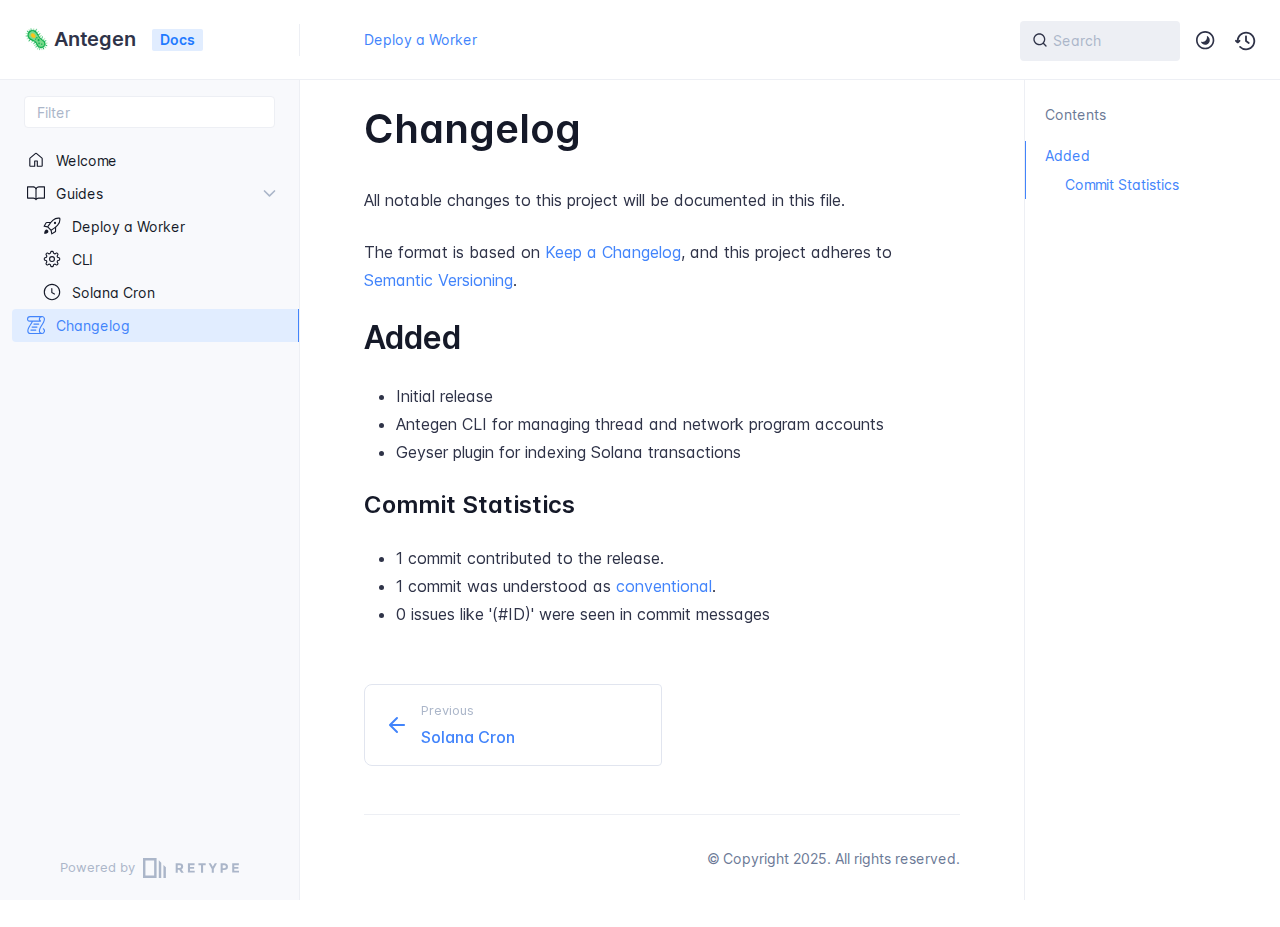
<file: changelog/index.html>
<!DOCTYPE html>
<html lang="en" class="h-full">
<head>
    <meta charset="UTF-8">
    <meta name="viewport" content="width=device-width,initial-scale=1">
    <meta name="turbo-cache-control" content="no-cache" data-turbo-track="reload" data-track-token="3.6.0.793821081157">

    <!-- See retype.com -->
    <meta name="generator" content="Retype 3.6.0">

    <!-- Primary Meta Tags -->
    <title>Changelog</title>
    <meta name="title" content="Changelog">
    <meta name="description" content="All notable changes to this project will be documented in this file.">

    <!-- Canonical -->
    <link rel="canonical" href="https://docs.antegen.xyz/changelog/">

    <!-- Open Graph / Facebook -->
    <meta property="og:type" content="website">
    <meta property="og:url" content="https://docs.antegen.xyz/changelog/">
    <meta property="og:title" content="Changelog">
    <meta property="og:description" content="All notable changes to this project will be documented in this file.">

    <!-- Twitter -->
    <meta property="twitter:card" content="summary_large_image">
    <meta property="twitter:url" content="https://docs.antegen.xyz/changelog/">
    <meta property="twitter:title" content="Changelog">
    <meta property="twitter:description" content="All notable changes to this project will be documented in this file.">

    <script data-cfasync="false">(function () { var el = document.documentElement, m = localStorage.getItem("doc_theme"), wm = window.matchMedia; if (m === "dark" || (!m && wm && wm("(prefers-color-scheme: dark)").matches)) { el.classList.add("dark") } else { el.classList.remove("dark") } })();</script>

    <link href="../resources/css/retype.css?v=3.6.0.793821081157" rel="stylesheet">

    <script data-cfasync="false" src="../resources/js/config.js?v=3.6.0.793821081157" data-turbo-eval="false" defer></script>
    <script data-cfasync="false" src="../resources/js/retype.js?v=3.6.0" data-turbo-eval="false" defer></script>
    <script id="lunr-js" data-cfasync="false" src="../resources/js/lunr.js?v=3.6.0.793821081157" data-turbo-eval="false" defer></script>
</head>
<body>
    <div id="docs-app" class="relative text-base antialiased text-gray-700 bg-white font-body dark:bg-dark-850 dark:text-dark-300">
        <div class="absolute bottom-0 left-0 bg-gray-100 dark:bg-dark-800" style="top: 5rem; right: 50%"></div>
    
        <header id="docs-site-header" class="sticky top-0 z-30 flex w-full h-16 bg-white border-b border-gray-200 md:h-20 dark:bg-dark-850 dark:border-dark-650">
            <div class="container relative flex items-center justify-between pr-6 grow md:justify-start">
                <!-- Mobile menu button skeleton -->
                <button v-cloak class="skeleton docs-mobile-menu-button flex items-center justify-center shrink-0 overflow-hidden dark:text-white focus:outline-none rounded-full w-10 h-10 ml-3.5 md:hidden"><svg xmlns="http://www.w3.org/2000/svg" class="mb-px shrink-0" width="24" height="24" viewBox="0 0 24 24" role="presentation" style="margin-bottom: 0px;"><g fill="currentColor"><path d="M2 4h20v2H2zM2 11h20v2H2zM2 18h20v2H2z"></path></g></svg></button>
                <div v-cloak id="docs-sidebar-toggle"></div>
        
                <!-- Logo -->
                <div class="flex items-center justify-between h-full py-2 md:w-75">
                    <div class="flex items-center px-2 md:px-6">
                        <a id="docs-site-logo" href="../" class="flex items-center leading-snug text-xl">
                            <span class="dark:text-white font-semibold line-clamp-1 md:line-clamp-2"><span class="docs-emoji">&#x1F9A0;</span> Antegen</span>
                        </a><span class="hidden px-2 py-1 ml-4 text-sm font-semibold leading-none text-root-logo-label-text bg-root-logo-label-bg rounded-sm md:inline-block">Docs</span>
                    </div>
        
                    <span class="hidden h-8 border-r md:inline-block dark:border-dark-650"></span>
                </div>
        
                <div class="flex justify-between md:grow">
                    <!-- Top Nav -->
                    <nav class="hidden md:flex">
                        <ul class="flex flex-col mb-4 md:pl-16 md:mb-0 md:flex-row md:items-center">
                            <li class="mr-6">
                                <a class="py-2 md:mb-0 inline-flex items-center text-sm whitespace-nowrap transition-colors duration-200 ease-linear md:text-blue-500 dark:text-blue-400 hover:text-blue-800 dark:hover:text-blue-200" href="https://docs.antegen.xyz/guides/deploy-a-worker/">Deploy a Worker</a>
                            </li>
        
                        </ul>
                    </nav>
        
                    <!-- Header Right Skeleton -->
                    <div v-cloak class="flex justify-end grow skeleton">
        
                        <!-- Search input mock -->
                        <div class="relative hidden w-40 lg:block lg:max-w-sm lg:ml-auto">
                            <div class="absolute flex items-center justify-center h-full pl-3 dark:text-dark-300">
                                <svg xmlns="http://www.w3.org/2000/svg" class="icon-base" width="16" height="16" viewBox="0 0 24 24" aria-labelledby="icon" role="presentation" style="margin-bottom: 1px;"><g fill="currentColor" ><path d="M21.71 20.29l-3.68-3.68A8.963 8.963 0 0020 11c0-4.96-4.04-9-9-9s-9 4.04-9 9 4.04 9 9 9c2.12 0 4.07-.74 5.61-1.97l3.68 3.68c.2.19.45.29.71.29s.51-.1.71-.29c.39-.39.39-1.03 0-1.42zM4 11c0-3.86 3.14-7 7-7s7 3.14 7 7c0 1.92-.78 3.66-2.04 4.93-.01.01-.02.01-.02.01-.01.01-.01.01-.01.02A6.98 6.98 0 0111 18c-3.86 0-7-3.14-7-7z" ></path></g></svg>
                            </div>
                            <input class="w-full h-10 placeholder-gray-400 transition-colors duration-200 ease-in bg-gray-200 border border-transparent rounded md:text-sm hover:bg-white hover:border-gray-300 focus:outline-none focus:bg-white focus:border-gray-500 dark:bg-dark-600 dark:border-dark-600 dark:placeholder-dark-400" style="padding: 0.625rem 0.75rem 0.625rem 2rem" type="text" placeholder="Search">
                        </div>
        
                        <!-- Mobile search button -->
                        <div class="flex items-center justify-center w-10 h-10 lg:hidden">
                            <svg xmlns="http://www.w3.org/2000/svg" class="shrink-0 icon-base" width="20" height="20" viewBox="0 0 24 24" aria-labelledby="icon" role="presentation" style="margin-bottom: 0px;"><g fill="currentColor" ><path d="M21.71 20.29l-3.68-3.68A8.963 8.963 0 0020 11c0-4.96-4.04-9-9-9s-9 4.04-9 9 4.04 9 9 9c2.12 0 4.07-.74 5.61-1.97l3.68 3.68c.2.19.45.29.71.29s.51-.1.71-.29c.39-.39.39-1.03 0-1.42zM4 11c0-3.86 3.14-7 7-7s7 3.14 7 7c0 1.92-.78 3.66-2.04 4.93-.01.01-.02.01-.02.01-.01.01-.01.01-.01.02A6.98 6.98 0 0111 18c-3.86 0-7-3.14-7-7z" ></path></g></svg>
                        </div>
        
                        <!-- Dark mode switch placeholder -->
                        <div class="w-10 h-10 lg:ml-2"></div>
        
                        <!-- History button -->
                        <div class="flex items-center justify-center w-10 h-10" style="margin-right: -0.625rem;">
                            <svg xmlns="http://www.w3.org/2000/svg" class="shrink-0 icon-base" width="22" height="22" viewBox="0 0 24 24" aria-labelledby="icon" role="presentation" style="margin-bottom: 0px;"><g fill="currentColor" ><g ><path d="M12.01 6.01c-.55 0-1 .45-1 1V12a1 1 0 00.4.8l3 2.22a.985.985 0 001.39-.2.996.996 0 00-.21-1.4l-2.6-1.92V7.01c.02-.55-.43-1-.98-1z"></path><path d="M12.01 1.91c-5.33 0-9.69 4.16-10.05 9.4l-.29-.26a.997.997 0 10-1.34 1.48l1.97 1.79c.19.17.43.26.67.26s.48-.09.67-.26l1.97-1.79a.997.997 0 10-1.34-1.48l-.31.28c.34-4.14 3.82-7.41 8.05-7.41 4.46 0 8.08 3.63 8.08 8.09s-3.63 8.08-8.08 8.08c-2.18 0-4.22-.85-5.75-2.4a.996.996 0 10-1.42 1.4 10.02 10.02 0 007.17 2.99c5.56 0 10.08-4.52 10.08-10.08.01-5.56-4.52-10.09-10.08-10.09z"></path></g></g></svg>
                        </div>
                    </div>
        
                    <div v-cloak class="flex justify-end grow">
                        <div id="docs-mobile-search-button"></div>
                        <doc-search-desktop></doc-search-desktop>
        
                        <doc-theme-switch class="lg:ml-2"></doc-theme-switch>
                        <doc-history></doc-history>
                    </div>
                </div>
            </div>
        </header>
    
        <div class="container relative flex bg-white">
            <!-- Sidebar Skeleton -->
            <div v-cloak class="fixed flex flex-col shrink-0 duration-300 ease-in-out bg-gray-100 border-gray-200 sidebar top-20 w-75 border-r h-screen md:sticky transition-transform skeleton dark:bg-dark-800 dark:border-dark-650">
            
                <!-- Render this div, if config.showSidebarFilter is `true` -->
                <div class="flex items-center h-16 px-6">
                    <input class="w-full h-8 px-3 py-2 transition-colors duration-200 ease-linear bg-white border border-gray-200 rounded shadow-none text-sm focus:outline-none focus:border-gray-600 dark:bg-dark-600 dark:border-dark-600" type="text" placeholder="Filter">
                </div>
            
                <div class="pl-6 mt-1 mb-4">
                    <div class="w-32 h-3 mb-4 bg-gray-200 rounded-full loading dark:bg-dark-600"></div>
                    <div class="w-48 h-3 mb-4 bg-gray-200 rounded-full loading dark:bg-dark-600"></div>
                    <div class="w-40 h-3 mb-4 bg-gray-200 rounded-full loading dark:bg-dark-600"></div>
                    <div class="w-32 h-3 mb-4 bg-gray-200 rounded-full loading dark:bg-dark-600"></div>
                    <div class="w-48 h-3 mb-4 bg-gray-200 rounded-full loading dark:bg-dark-600"></div>
                    <div class="w-40 h-3 mb-4 bg-gray-200 rounded-full loading dark:bg-dark-600"></div>
                </div>
            
                <div class="shrink-0 mt-auto bg-transparent dark:border-dark-650">
                    <a class="flex items-center justify-center flex-nowrap h-16 text-gray-400 dark:text-dark-400 hover:text-gray-700 dark:hover:text-dark-300 transition-colors duration-150 ease-in docs-powered-by" target="_blank" href="https://retype.com/" rel="noopener">
                        <span class="text-xs whitespace-nowrap">Powered by</span>
                        <svg xmlns="http://www.w3.org/2000/svg" class="ml-2" fill="currentColor" width="96" height="20" overflow="visible"><path d="M0 0v20h13.59V0H0zm11.15 17.54H2.44V2.46h8.71v15.08zM15.8 20h2.44V4.67L15.8 2.22zM20.45 6.89V20h2.44V9.34z"/><g><path d="M40.16 8.44c0 1.49-.59 2.45-1.75 2.88l2.34 3.32h-2.53l-2.04-2.96h-1.43v2.96h-2.06V5.36h3.5c1.43 0 2.46.24 3.07.73s.9 1.27.9 2.35zm-2.48 1.1c.26-.23.38-.59.38-1.09 0-.5-.13-.84-.4-1.03s-.73-.28-1.39-.28h-1.54v2.75h1.5c.72 0 1.2-.12 1.45-.35zM51.56 5.36V7.2h-4.59v1.91h4.13v1.76h-4.13v1.92h4.74v1.83h-6.79V5.36h6.64zM60.09 7.15v7.48h-2.06V7.15h-2.61V5.36h7.28v1.79h-2.61zM70.81 14.64h-2.06v-3.66l-3.19-5.61h2.23l1.99 3.45 1.99-3.45H74l-3.19 5.61v3.66zM83.99 6.19c.65.55.97 1.4.97 2.55s-.33 1.98-1 2.51-1.68.8-3.04.8h-1.23v2.59h-2.06V5.36h3.26c1.42 0 2.45.28 3.1.83zm-1.51 3.65c.25-.28.37-.69.37-1.22s-.16-.92-.48-1.14c-.32-.23-.82-.34-1.5-.34H79.7v3.12h1.38c.68 0 1.15-.14 1.4-.42zM95.85 5.36V7.2h-4.59v1.91h4.13v1.76h-4.13v1.92H96v1.83h-6.79V5.36h6.64z"/></g></svg>
                    </a>
                </div>
            </div>
            
            <!-- Sidebar component -->
            <doc-sidebar v-cloak>
                <template #sidebar-footer>
                    <div class="shrink-0 mt-auto border-t md:bg-transparent md:border-none dark:border-dark-650">
            
                        <div class="py-3 px-6 md:hidden border-b dark:border-dark-650">
                            <nav>
                                <ul class="flex flex-wrap justify-center items-center">
                                    <li class="mr-6">
                                        <a class="block py-1 inline-flex items-center text-sm whitespace-nowrap transition-colors duration-200 ease-linear md:text-blue-500 dark:text-blue-400 hover:text-blue-800 dark:hover:text-blue-200" href="https://docs.antegen.xyz/guides/deploy-a-worker/">Deploy a Worker</a>
                                    </li>
            
                                </ul>
                            </nav>
                        </div>
            
                        <a class="flex items-center justify-center flex-nowrap h-16 text-gray-400 dark:text-dark-400 hover:text-gray-700 dark:hover:text-dark-300 transition-colors duration-150 ease-in docs-powered-by" target="_blank" href="https://retype.com/" rel="noopener">
                            <span class="text-xs whitespace-nowrap">Powered by</span>
                            <svg xmlns="http://www.w3.org/2000/svg" class="ml-2" fill="currentColor" width="96" height="20" overflow="visible"><path d="M0 0v20h13.59V0H0zm11.15 17.54H2.44V2.46h8.71v15.08zM15.8 20h2.44V4.67L15.8 2.22zM20.45 6.89V20h2.44V9.34z"/><g><path d="M40.16 8.44c0 1.49-.59 2.45-1.75 2.88l2.34 3.32h-2.53l-2.04-2.96h-1.43v2.96h-2.06V5.36h3.5c1.43 0 2.46.24 3.07.73s.9 1.27.9 2.35zm-2.48 1.1c.26-.23.38-.59.38-1.09 0-.5-.13-.84-.4-1.03s-.73-.28-1.39-.28h-1.54v2.75h1.5c.72 0 1.2-.12 1.45-.35zM51.56 5.36V7.2h-4.59v1.91h4.13v1.76h-4.13v1.92h4.74v1.83h-6.79V5.36h6.64zM60.09 7.15v7.48h-2.06V7.15h-2.61V5.36h7.28v1.79h-2.61zM70.81 14.64h-2.06v-3.66l-3.19-5.61h2.23l1.99 3.45 1.99-3.45H74l-3.19 5.61v3.66zM83.99 6.19c.65.55.97 1.4.97 2.55s-.33 1.98-1 2.51-1.68.8-3.04.8h-1.23v2.59h-2.06V5.36h3.26c1.42 0 2.45.28 3.1.83zm-1.51 3.65c.25-.28.37-.69.37-1.22s-.16-.92-.48-1.14c-.32-.23-.82-.34-1.5-.34H79.7v3.12h1.38c.68 0 1.15-.14 1.4-.42zM95.85 5.36V7.2h-4.59v1.91h4.13v1.76h-4.13v1.92H96v1.83h-6.79V5.36h6.64z"/></g></svg>
                        </a>
                    </div>
                </template>
            </doc-sidebar>
    
            <div class="grow min-w-0 dark:bg-dark-850">
                <!-- Render "toolbar" template here on api pages --><!-- Render page content -->
                <div class="flex">
                    <div class="min-w-0 p-4 grow md:px-16">
                        <main class="relative pb-12 lg:pt-2">
                            <div class="docs-markdown" id="docs-content">
                                <!-- Rendered if sidebar right is enabled -->
                                <div id="docs-sidebar-right-toggle"></div>
                                <!-- Page content  -->
<doc-anchor-target id="changelog" class="break-words">
    <h1>
        <doc-anchor-trigger class="header-anchor-trigger" to="#changelog">#</doc-anchor-trigger>
        <span>Changelog</span>
    </h1>
</doc-anchor-target>
<p>All notable changes to this project will be documented in this file.</p>
<p>The format is based on <a href="https://keepachangelog.com/en/1.0.0/">Keep a Changelog</a>,
and this project adheres to <a href="https://semver.org/spec/v2.0.0.html">Semantic Versioning</a>.</p>
<doc-anchor-target id="added">
    <h2>
        <doc-anchor-trigger class="header-anchor-trigger" to="#added">#</doc-anchor-trigger>
        <span>Added</span>
    </h2>
</doc-anchor-target>
<ul>
<li>Initial release</li>
<li>Antegen CLI for managing thread and network program accounts</li>
<li>Geyser plugin for indexing Solana transactions</li>
</ul>
<doc-anchor-target id="commit-statistics">
    <h3>
        <doc-anchor-trigger class="header-anchor-trigger" to="#commit-statistics">#</doc-anchor-trigger>
        <span>Commit Statistics</span>
    </h3>
</doc-anchor-target>
<csr-read-only-do-not-edit/>
<ul>
<li>1 commit contributed to the release.</li>
<li>1 commit was understood as <a href="https://www.conventionalcommits.org">conventional</a>.</li>
<li>0 issues like &#x27;(#ID)&#x27; were seen in commit messages</li>
</ul>

                                
                                <!-- Required only on API pages -->
                                <doc-toolbar-member-filter-no-results></doc-toolbar-member-filter-no-results>
                            </div>
                            <footer class="clear-both">
                            
                                <nav class="flex mt-14">
                                    <div class="w-1/2">
                                        <a class="px-5 py-4 h-full flex items-center break-normal font-medium text-blue-500 dark:text-blue-400 border border-gray-300 hover:border-gray-400 dark:border-dark-650 dark:hover:border-dark-450 rounded-r rounded-l-lg transition-colors duration-150 relative hover:z-5" href="../guides/solana-cron/">
                                            <svg xmlns="http://www.w3.org/2000/svg" class="mr-3" width="24" height="24" viewBox="0 0 24 24" fill="currentColor" overflow="visible"><path d="M19 11H7.41l5.29-5.29a.996.996 0 10-1.41-1.41l-7 7a1 1 0 000 1.42l7 7a1.024 1.024 0 001.42-.01.996.996 0 000-1.41L7.41 13H19c.55 0 1-.45 1-1s-.45-1-1-1z" /><path fill="none" d="M0 0h24v24H0z" /></svg>
                                            <span>
                                                <span class="block text-xs font-normal text-gray-400 dark:text-dark-400">Previous</span>
                                                <span class="block mt-1">Solana Cron  </span>
                                            </span>
                                        </a>
                                    </div>
                            
                                    <div class="w-1/2">
                                    </div>
                                </nav>
                            </footer>
                        </main>
                
                        <div class="border-t dark:border-dark-650 pt-6 mb-8">
                            <footer class="flex flex-wrap items-center justify-between">
                                <div>
                                    <ul class="flex flex-wrap items-center text-sm">
                                    </ul>
                                </div>
                                <div class="docs-copyright py-2 text-gray-500 dark:text-dark-350 text-sm leading-relaxed"><p>© Copyright 2025. All rights reserved.</p></div>
                            </footer>
                        </div>
                    </div>
                
                    <!-- Rendered if sidebar right is enabled -->
                    <!-- Sidebar right skeleton-->
                    <div v-cloak class="fixed top-0 bottom-0 right-0 translate-x-full bg-white border-gray-200 lg:sticky lg:border-l lg:shrink-0 lg:pt-6 lg:transform-none sm:w-1/2 lg:w-64 lg:z-0 md:w-104 sidebar-right skeleton dark:bg-dark-850 dark:border-dark-650">
                        <div class="pl-5">
                            <div class="w-32 h-3 mb-4 bg-gray-200 dark:bg-dark-600 rounded-full loading"></div>
                            <div class="w-48 h-3 mb-4 bg-gray-200 dark:bg-dark-600 rounded-full loading"></div>
                            <div class="w-40 h-3 mb-4 bg-gray-200 dark:bg-dark-600 rounded-full loading"></div>
                        </div>
                    </div>
                
                    <!-- User should be able to hide sidebar right -->
                    <doc-sidebar-right v-cloak></doc-sidebar-right>
                </div>

            </div>
        </div>
    
        <doc-search-mobile></doc-search-mobile>
        <doc-back-to-top></doc-back-to-top>
    </div>


    <div id="docs-overlay-target"></div>

    <script data-cfasync="false">window.__DOCS__ = { "title": "Changelog", level: 1, icon: "file", hasPrism: false, hasMermaid: false, hasMath: false, tocDepth: 23 }</script>
</body>
</html>
</file>
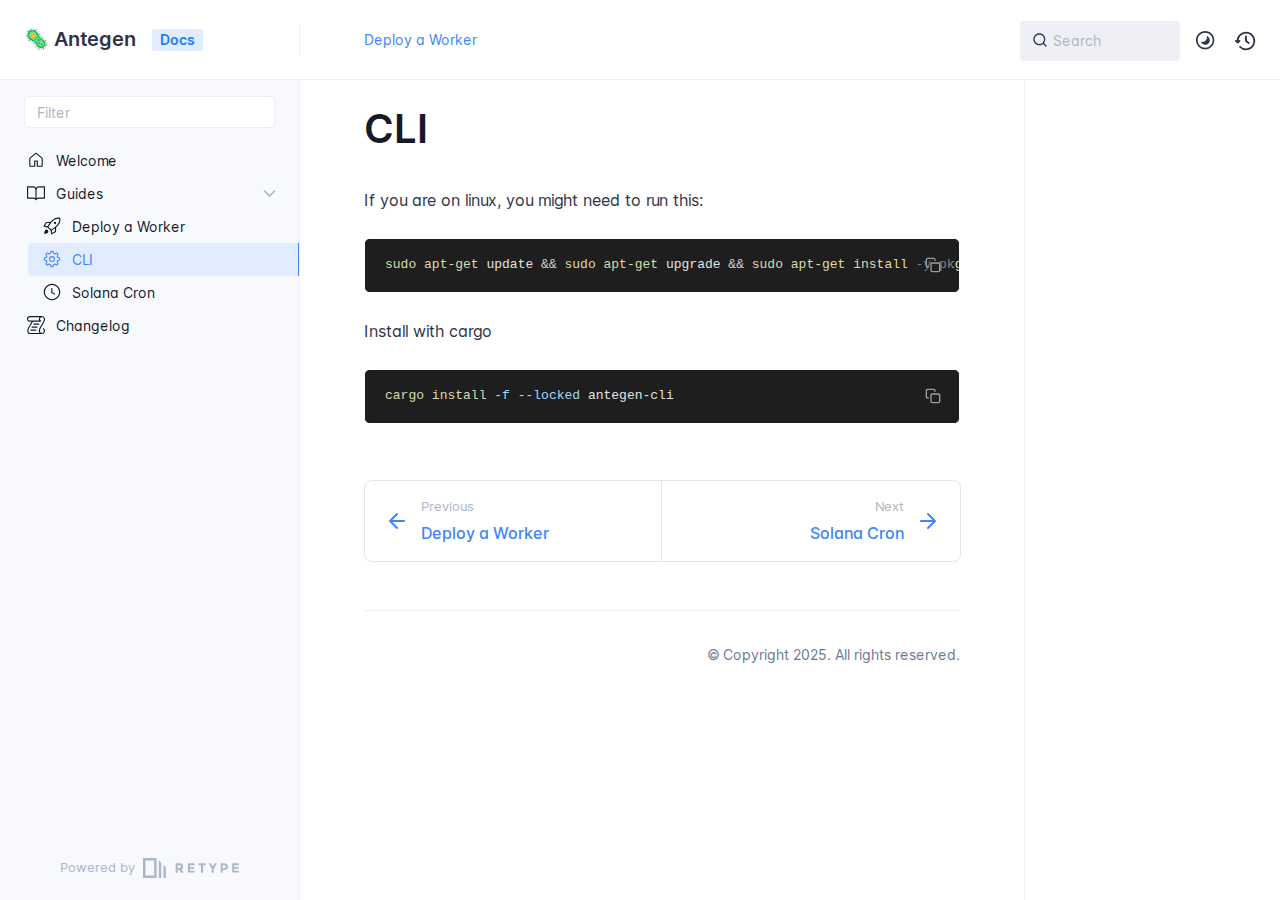
<file: guides/cli/index.html>
<!DOCTYPE html>
<html lang="en" class="h-full">
<head>
    <meta charset="UTF-8">
    <meta name="viewport" content="width=device-width,initial-scale=1">
    <meta name="turbo-cache-control" content="no-cache" data-turbo-track="reload" data-track-token="3.6.0.793821081157">

    <!-- See retype.com -->
    <meta name="generator" content="Retype 3.6.0">

    <!-- Primary Meta Tags -->
    <title>CLI</title>
    <meta name="title" content="CLI">
    <meta name="description" content="If you are on linux, you might need to run this:">

    <!-- Canonical -->
    <link rel="canonical" href="https://docs.antegen.xyz/guides/cli/">

    <!-- Open Graph / Facebook -->
    <meta property="og:type" content="website">
    <meta property="og:url" content="https://docs.antegen.xyz/guides/cli/">
    <meta property="og:title" content="CLI">
    <meta property="og:description" content="If you are on linux, you might need to run this:">

    <!-- Twitter -->
    <meta property="twitter:card" content="summary_large_image">
    <meta property="twitter:url" content="https://docs.antegen.xyz/guides/cli/">
    <meta property="twitter:title" content="CLI">
    <meta property="twitter:description" content="If you are on linux, you might need to run this:">

    <script data-cfasync="false">(function () { var el = document.documentElement, m = localStorage.getItem("doc_theme"), wm = window.matchMedia; if (m === "dark" || (!m && wm && wm("(prefers-color-scheme: dark)").matches)) { el.classList.add("dark") } else { el.classList.remove("dark") } })();</script>

    <link href="../../resources/css/retype.css?v=3.6.0.793821081157" rel="stylesheet">

    <script data-cfasync="false" src="../../resources/js/config.js?v=3.6.0.793821081157" data-turbo-eval="false" defer></script>
    <script data-cfasync="false" src="../../resources/js/retype.js?v=3.6.0" data-turbo-eval="false" defer></script>
    <script id="lunr-js" data-cfasync="false" src="../../resources/js/lunr.js?v=3.6.0.793821081157" data-turbo-eval="false" defer></script>
    <script id="prism-js" data-cfasync="false" src="../../resources/js/prism.js?v=3.6.0.793821081157" defer></script>
</head>
<body>
    <div id="docs-app" class="relative text-base antialiased text-gray-700 bg-white font-body dark:bg-dark-850 dark:text-dark-300">
        <div class="absolute bottom-0 left-0 bg-gray-100 dark:bg-dark-800" style="top: 5rem; right: 50%"></div>
    
        <header id="docs-site-header" class="sticky top-0 z-30 flex w-full h-16 bg-white border-b border-gray-200 md:h-20 dark:bg-dark-850 dark:border-dark-650">
            <div class="container relative flex items-center justify-between pr-6 grow md:justify-start">
                <!-- Mobile menu button skeleton -->
                <button v-cloak class="skeleton docs-mobile-menu-button flex items-center justify-center shrink-0 overflow-hidden dark:text-white focus:outline-none rounded-full w-10 h-10 ml-3.5 md:hidden"><svg xmlns="http://www.w3.org/2000/svg" class="mb-px shrink-0" width="24" height="24" viewBox="0 0 24 24" role="presentation" style="margin-bottom: 0px;"><g fill="currentColor"><path d="M2 4h20v2H2zM2 11h20v2H2zM2 18h20v2H2z"></path></g></svg></button>
                <div v-cloak id="docs-sidebar-toggle"></div>
        
                <!-- Logo -->
                <div class="flex items-center justify-between h-full py-2 md:w-75">
                    <div class="flex items-center px-2 md:px-6">
                        <a id="docs-site-logo" href="../../" class="flex items-center leading-snug text-xl">
                            <span class="dark:text-white font-semibold line-clamp-1 md:line-clamp-2"><span class="docs-emoji">&#x1F9A0;</span> Antegen</span>
                        </a><span class="hidden px-2 py-1 ml-4 text-sm font-semibold leading-none text-root-logo-label-text bg-root-logo-label-bg rounded-sm md:inline-block">Docs</span>
                    </div>
        
                    <span class="hidden h-8 border-r md:inline-block dark:border-dark-650"></span>
                </div>
        
                <div class="flex justify-between md:grow">
                    <!-- Top Nav -->
                    <nav class="hidden md:flex">
                        <ul class="flex flex-col mb-4 md:pl-16 md:mb-0 md:flex-row md:items-center">
                            <li class="mr-6">
                                <a class="py-2 md:mb-0 inline-flex items-center text-sm whitespace-nowrap transition-colors duration-200 ease-linear md:text-blue-500 dark:text-blue-400 hover:text-blue-800 dark:hover:text-blue-200" href="https://docs.antegen.xyz/guides/deploy-a-worker/">Deploy a Worker</a>
                            </li>
        
                        </ul>
                    </nav>
        
                    <!-- Header Right Skeleton -->
                    <div v-cloak class="flex justify-end grow skeleton">
        
                        <!-- Search input mock -->
                        <div class="relative hidden w-40 lg:block lg:max-w-sm lg:ml-auto">
                            <div class="absolute flex items-center justify-center h-full pl-3 dark:text-dark-300">
                                <svg xmlns="http://www.w3.org/2000/svg" class="icon-base" width="16" height="16" viewBox="0 0 24 24" aria-labelledby="icon" role="presentation" style="margin-bottom: 1px;"><g fill="currentColor" ><path d="M21.71 20.29l-3.68-3.68A8.963 8.963 0 0020 11c0-4.96-4.04-9-9-9s-9 4.04-9 9 4.04 9 9 9c2.12 0 4.07-.74 5.61-1.97l3.68 3.68c.2.19.45.29.71.29s.51-.1.71-.29c.39-.39.39-1.03 0-1.42zM4 11c0-3.86 3.14-7 7-7s7 3.14 7 7c0 1.92-.78 3.66-2.04 4.93-.01.01-.02.01-.02.01-.01.01-.01.01-.01.02A6.98 6.98 0 0111 18c-3.86 0-7-3.14-7-7z" ></path></g></svg>
                            </div>
                            <input class="w-full h-10 placeholder-gray-400 transition-colors duration-200 ease-in bg-gray-200 border border-transparent rounded md:text-sm hover:bg-white hover:border-gray-300 focus:outline-none focus:bg-white focus:border-gray-500 dark:bg-dark-600 dark:border-dark-600 dark:placeholder-dark-400" style="padding: 0.625rem 0.75rem 0.625rem 2rem" type="text" placeholder="Search">
                        </div>
        
                        <!-- Mobile search button -->
                        <div class="flex items-center justify-center w-10 h-10 lg:hidden">
                            <svg xmlns="http://www.w3.org/2000/svg" class="shrink-0 icon-base" width="20" height="20" viewBox="0 0 24 24" aria-labelledby="icon" role="presentation" style="margin-bottom: 0px;"><g fill="currentColor" ><path d="M21.71 20.29l-3.68-3.68A8.963 8.963 0 0020 11c0-4.96-4.04-9-9-9s-9 4.04-9 9 4.04 9 9 9c2.12 0 4.07-.74 5.61-1.97l3.68 3.68c.2.19.45.29.71.29s.51-.1.71-.29c.39-.39.39-1.03 0-1.42zM4 11c0-3.86 3.14-7 7-7s7 3.14 7 7c0 1.92-.78 3.66-2.04 4.93-.01.01-.02.01-.02.01-.01.01-.01.01-.01.02A6.98 6.98 0 0111 18c-3.86 0-7-3.14-7-7z" ></path></g></svg>
                        </div>
        
                        <!-- Dark mode switch placeholder -->
                        <div class="w-10 h-10 lg:ml-2"></div>
        
                        <!-- History button -->
                        <div class="flex items-center justify-center w-10 h-10" style="margin-right: -0.625rem;">
                            <svg xmlns="http://www.w3.org/2000/svg" class="shrink-0 icon-base" width="22" height="22" viewBox="0 0 24 24" aria-labelledby="icon" role="presentation" style="margin-bottom: 0px;"><g fill="currentColor" ><g ><path d="M12.01 6.01c-.55 0-1 .45-1 1V12a1 1 0 00.4.8l3 2.22a.985.985 0 001.39-.2.996.996 0 00-.21-1.4l-2.6-1.92V7.01c.02-.55-.43-1-.98-1z"></path><path d="M12.01 1.91c-5.33 0-9.69 4.16-10.05 9.4l-.29-.26a.997.997 0 10-1.34 1.48l1.97 1.79c.19.17.43.26.67.26s.48-.09.67-.26l1.97-1.79a.997.997 0 10-1.34-1.48l-.31.28c.34-4.14 3.82-7.41 8.05-7.41 4.46 0 8.08 3.63 8.08 8.09s-3.63 8.08-8.08 8.08c-2.18 0-4.22-.85-5.75-2.4a.996.996 0 10-1.42 1.4 10.02 10.02 0 007.17 2.99c5.56 0 10.08-4.52 10.08-10.08.01-5.56-4.52-10.09-10.08-10.09z"></path></g></g></svg>
                        </div>
                    </div>
        
                    <div v-cloak class="flex justify-end grow">
                        <div id="docs-mobile-search-button"></div>
                        <doc-search-desktop></doc-search-desktop>
        
                        <doc-theme-switch class="lg:ml-2"></doc-theme-switch>
                        <doc-history></doc-history>
                    </div>
                </div>
            </div>
        </header>
    
        <div class="container relative flex bg-white">
            <!-- Sidebar Skeleton -->
            <div v-cloak class="fixed flex flex-col shrink-0 duration-300 ease-in-out bg-gray-100 border-gray-200 sidebar top-20 w-75 border-r h-screen md:sticky transition-transform skeleton dark:bg-dark-800 dark:border-dark-650">
            
                <!-- Render this div, if config.showSidebarFilter is `true` -->
                <div class="flex items-center h-16 px-6">
                    <input class="w-full h-8 px-3 py-2 transition-colors duration-200 ease-linear bg-white border border-gray-200 rounded shadow-none text-sm focus:outline-none focus:border-gray-600 dark:bg-dark-600 dark:border-dark-600" type="text" placeholder="Filter">
                </div>
            
                <div class="pl-6 mt-1 mb-4">
                    <div class="w-32 h-3 mb-4 bg-gray-200 rounded-full loading dark:bg-dark-600"></div>
                    <div class="w-48 h-3 mb-4 bg-gray-200 rounded-full loading dark:bg-dark-600"></div>
                    <div class="w-40 h-3 mb-4 bg-gray-200 rounded-full loading dark:bg-dark-600"></div>
                    <div class="w-32 h-3 mb-4 bg-gray-200 rounded-full loading dark:bg-dark-600"></div>
                    <div class="w-48 h-3 mb-4 bg-gray-200 rounded-full loading dark:bg-dark-600"></div>
                    <div class="w-40 h-3 mb-4 bg-gray-200 rounded-full loading dark:bg-dark-600"></div>
                </div>
            
                <div class="shrink-0 mt-auto bg-transparent dark:border-dark-650">
                    <a class="flex items-center justify-center flex-nowrap h-16 text-gray-400 dark:text-dark-400 hover:text-gray-700 dark:hover:text-dark-300 transition-colors duration-150 ease-in docs-powered-by" target="_blank" href="https://retype.com/" rel="noopener">
                        <span class="text-xs whitespace-nowrap">Powered by</span>
                        <svg xmlns="http://www.w3.org/2000/svg" class="ml-2" fill="currentColor" width="96" height="20" overflow="visible"><path d="M0 0v20h13.59V0H0zm11.15 17.54H2.44V2.46h8.71v15.08zM15.8 20h2.44V4.67L15.8 2.22zM20.45 6.89V20h2.44V9.34z"/><g><path d="M40.16 8.44c0 1.49-.59 2.45-1.75 2.88l2.34 3.32h-2.53l-2.04-2.96h-1.43v2.96h-2.06V5.36h3.5c1.43 0 2.46.24 3.07.73s.9 1.27.9 2.35zm-2.48 1.1c.26-.23.38-.59.38-1.09 0-.5-.13-.84-.4-1.03s-.73-.28-1.39-.28h-1.54v2.75h1.5c.72 0 1.2-.12 1.45-.35zM51.56 5.36V7.2h-4.59v1.91h4.13v1.76h-4.13v1.92h4.74v1.83h-6.79V5.36h6.64zM60.09 7.15v7.48h-2.06V7.15h-2.61V5.36h7.28v1.79h-2.61zM70.81 14.64h-2.06v-3.66l-3.19-5.61h2.23l1.99 3.45 1.99-3.45H74l-3.19 5.61v3.66zM83.99 6.19c.65.55.97 1.4.97 2.55s-.33 1.98-1 2.51-1.68.8-3.04.8h-1.23v2.59h-2.06V5.36h3.26c1.42 0 2.45.28 3.1.83zm-1.51 3.65c.25-.28.37-.69.37-1.22s-.16-.92-.48-1.14c-.32-.23-.82-.34-1.5-.34H79.7v3.12h1.38c.68 0 1.15-.14 1.4-.42zM95.85 5.36V7.2h-4.59v1.91h4.13v1.76h-4.13v1.92H96v1.83h-6.79V5.36h6.64z"/></g></svg>
                    </a>
                </div>
            </div>
            
            <!-- Sidebar component -->
            <doc-sidebar v-cloak>
                <template #sidebar-footer>
                    <div class="shrink-0 mt-auto border-t md:bg-transparent md:border-none dark:border-dark-650">
            
                        <div class="py-3 px-6 md:hidden border-b dark:border-dark-650">
                            <nav>
                                <ul class="flex flex-wrap justify-center items-center">
                                    <li class="mr-6">
                                        <a class="block py-1 inline-flex items-center text-sm whitespace-nowrap transition-colors duration-200 ease-linear md:text-blue-500 dark:text-blue-400 hover:text-blue-800 dark:hover:text-blue-200" href="https://docs.antegen.xyz/guides/deploy-a-worker/">Deploy a Worker</a>
                                    </li>
            
                                </ul>
                            </nav>
                        </div>
            
                        <a class="flex items-center justify-center flex-nowrap h-16 text-gray-400 dark:text-dark-400 hover:text-gray-700 dark:hover:text-dark-300 transition-colors duration-150 ease-in docs-powered-by" target="_blank" href="https://retype.com/" rel="noopener">
                            <span class="text-xs whitespace-nowrap">Powered by</span>
                            <svg xmlns="http://www.w3.org/2000/svg" class="ml-2" fill="currentColor" width="96" height="20" overflow="visible"><path d="M0 0v20h13.59V0H0zm11.15 17.54H2.44V2.46h8.71v15.08zM15.8 20h2.44V4.67L15.8 2.22zM20.45 6.89V20h2.44V9.34z"/><g><path d="M40.16 8.44c0 1.49-.59 2.45-1.75 2.88l2.34 3.32h-2.53l-2.04-2.96h-1.43v2.96h-2.06V5.36h3.5c1.43 0 2.46.24 3.07.73s.9 1.27.9 2.35zm-2.48 1.1c.26-.23.38-.59.38-1.09 0-.5-.13-.84-.4-1.03s-.73-.28-1.39-.28h-1.54v2.75h1.5c.72 0 1.2-.12 1.45-.35zM51.56 5.36V7.2h-4.59v1.91h4.13v1.76h-4.13v1.92h4.74v1.83h-6.79V5.36h6.64zM60.09 7.15v7.48h-2.06V7.15h-2.61V5.36h7.28v1.79h-2.61zM70.81 14.64h-2.06v-3.66l-3.19-5.61h2.23l1.99 3.45 1.99-3.45H74l-3.19 5.61v3.66zM83.99 6.19c.65.55.97 1.4.97 2.55s-.33 1.98-1 2.51-1.68.8-3.04.8h-1.23v2.59h-2.06V5.36h3.26c1.42 0 2.45.28 3.1.83zm-1.51 3.65c.25-.28.37-.69.37-1.22s-.16-.92-.48-1.14c-.32-.23-.82-.34-1.5-.34H79.7v3.12h1.38c.68 0 1.15-.14 1.4-.42zM95.85 5.36V7.2h-4.59v1.91h4.13v1.76h-4.13v1.92H96v1.83h-6.79V5.36h6.64z"/></g></svg>
                        </a>
                    </div>
                </template>
            </doc-sidebar>
    
            <div class="grow min-w-0 dark:bg-dark-850">
                <!-- Render "toolbar" template here on api pages --><!-- Render page content -->
                <div class="flex">
                    <div class="min-w-0 p-4 grow md:px-16">
                        <main class="relative pb-12 lg:pt-2">
                            <div class="docs-markdown" id="docs-content">
                                <!-- Rendered if sidebar right is enabled -->
                                <div id="docs-sidebar-right-toggle"></div>
                                <!-- Page content  -->
<doc-anchor-target id="cli" class="break-words">
    <h1>
        <doc-anchor-trigger class="header-anchor-trigger" to="#cli">#</doc-anchor-trigger>
        <span>CLI</span>
    </h1>
</doc-anchor-target>
<p>If you are on linux, you might need to run this:</p>
<div class="codeblock-wrapper"><doc-codeblock>
<pre class="language-bash"><code v-pre class="language-bash">sudo apt-get update &amp;&amp; sudo apt-get upgrade &amp;&amp; sudo apt-get install -y pkg-config build-essential libudev-dev libssl-dev</code></pre>
</doc-codeblock></div>
<p>Install with cargo</p>
<div class="codeblock-wrapper"><doc-codeblock>
<pre class="language-bash"><code v-pre class="language-bash">cargo install -f --locked antegen-cli</code></pre>
</doc-codeblock></div>

                                
                                <!-- Required only on API pages -->
                                <doc-toolbar-member-filter-no-results></doc-toolbar-member-filter-no-results>
                            </div>
                            <footer class="clear-both">
                            
                                <nav class="flex mt-14">
                                    <div class="w-1/2">
                                        <a class="px-5 py-4 h-full flex items-center break-normal font-medium text-blue-500 dark:text-blue-400 border border-gray-300 hover:border-gray-400 dark:border-dark-650 dark:hover:border-dark-450 rounded-l-lg transition-colors duration-150 relative hover:z-5" href="../../guides/deploy-a-worker/">
                                            <svg xmlns="http://www.w3.org/2000/svg" class="mr-3" width="24" height="24" viewBox="0 0 24 24" fill="currentColor" overflow="visible"><path d="M19 11H7.41l5.29-5.29a.996.996 0 10-1.41-1.41l-7 7a1 1 0 000 1.42l7 7a1.024 1.024 0 001.42-.01.996.996 0 000-1.41L7.41 13H19c.55 0 1-.45 1-1s-.45-1-1-1z" /><path fill="none" d="M0 0h24v24H0z" /></svg>
                                            <span>
                                                <span class="block text-xs font-normal text-gray-400 dark:text-dark-400">Previous</span>
                                                <span class="block mt-1">Deploy a Worker</span>
                                            </span>
                                        </a>
                                    </div>
                            
                                    <div class="w-1/2">
                                        <a class="px-5 py-4 -mx-px h-full flex items-center justify-end break-normal font-medium text-blue-500 dark:text-blue-400 border border-gray-300 hover:border-gray-400 dark:border-dark-650 dark:hover:border-dark-450 rounded-r-lg transition-colors duration-150 relative hover:z-5" href="../../guides/solana-cron/">
                                            <span>
                                                <span class="block text-xs font-normal text-right text-gray-400 dark:text-dark-400">Next</span>
                                                <span class="block mt-1">Solana Cron  </span>
                                            </span>
                                            <svg xmlns="http://www.w3.org/2000/svg" class="ml-3" width="24" height="24" viewBox="0 0 24 24" fill="currentColor" overflow="visible"><path d="M19.92 12.38a1 1 0 00-.22-1.09l-7-7a.996.996 0 10-1.41 1.41l5.3 5.3H5c-.55 0-1 .45-1 1s.45 1 1 1h11.59l-5.29 5.29a.996.996 0 000 1.41c.19.2.44.3.7.3s.51-.1.71-.29l7-7c.09-.09.16-.21.21-.33z" /><path fill="none" d="M0 0h24v24H0z" /></svg>
                                        </a>
                                    </div>
                                </nav>
                            </footer>
                        </main>
                
                        <div class="border-t dark:border-dark-650 pt-6 mb-8">
                            <footer class="flex flex-wrap items-center justify-between">
                                <div>
                                    <ul class="flex flex-wrap items-center text-sm">
                                    </ul>
                                </div>
                                <div class="docs-copyright py-2 text-gray-500 dark:text-dark-350 text-sm leading-relaxed"><p>© Copyright 2025. All rights reserved.</p></div>
                            </footer>
                        </div>
                    </div>
                
                    <!-- Rendered if sidebar right is enabled -->
                    <!-- Sidebar right skeleton-->
                    <div v-cloak class="fixed top-0 bottom-0 right-0 translate-x-full bg-white border-gray-200 lg:sticky lg:border-l lg:shrink-0 lg:pt-6 lg:transform-none sm:w-1/2 lg:w-64 lg:z-0 md:w-104 sidebar-right skeleton dark:bg-dark-850 dark:border-dark-650">
                        <div class="pl-5">
                            <div class="w-32 h-3 mb-4 bg-gray-200 dark:bg-dark-600 rounded-full loading"></div>
                            <div class="w-48 h-3 mb-4 bg-gray-200 dark:bg-dark-600 rounded-full loading"></div>
                            <div class="w-40 h-3 mb-4 bg-gray-200 dark:bg-dark-600 rounded-full loading"></div>
                        </div>
                    </div>
                
                    <!-- User should be able to hide sidebar right -->
                    <doc-sidebar-right v-cloak></doc-sidebar-right>
                </div>

            </div>
        </div>
    
        <doc-search-mobile></doc-search-mobile>
        <doc-back-to-top></doc-back-to-top>
    </div>


    <div id="docs-overlay-target"></div>

    <script data-cfasync="false">window.__DOCS__ = { "title": "CLI", level: 2, icon: "file", hasPrism: true, hasMermaid: false, hasMath: false, tocDepth: 23 }</script>
</body>
</html>
</file>
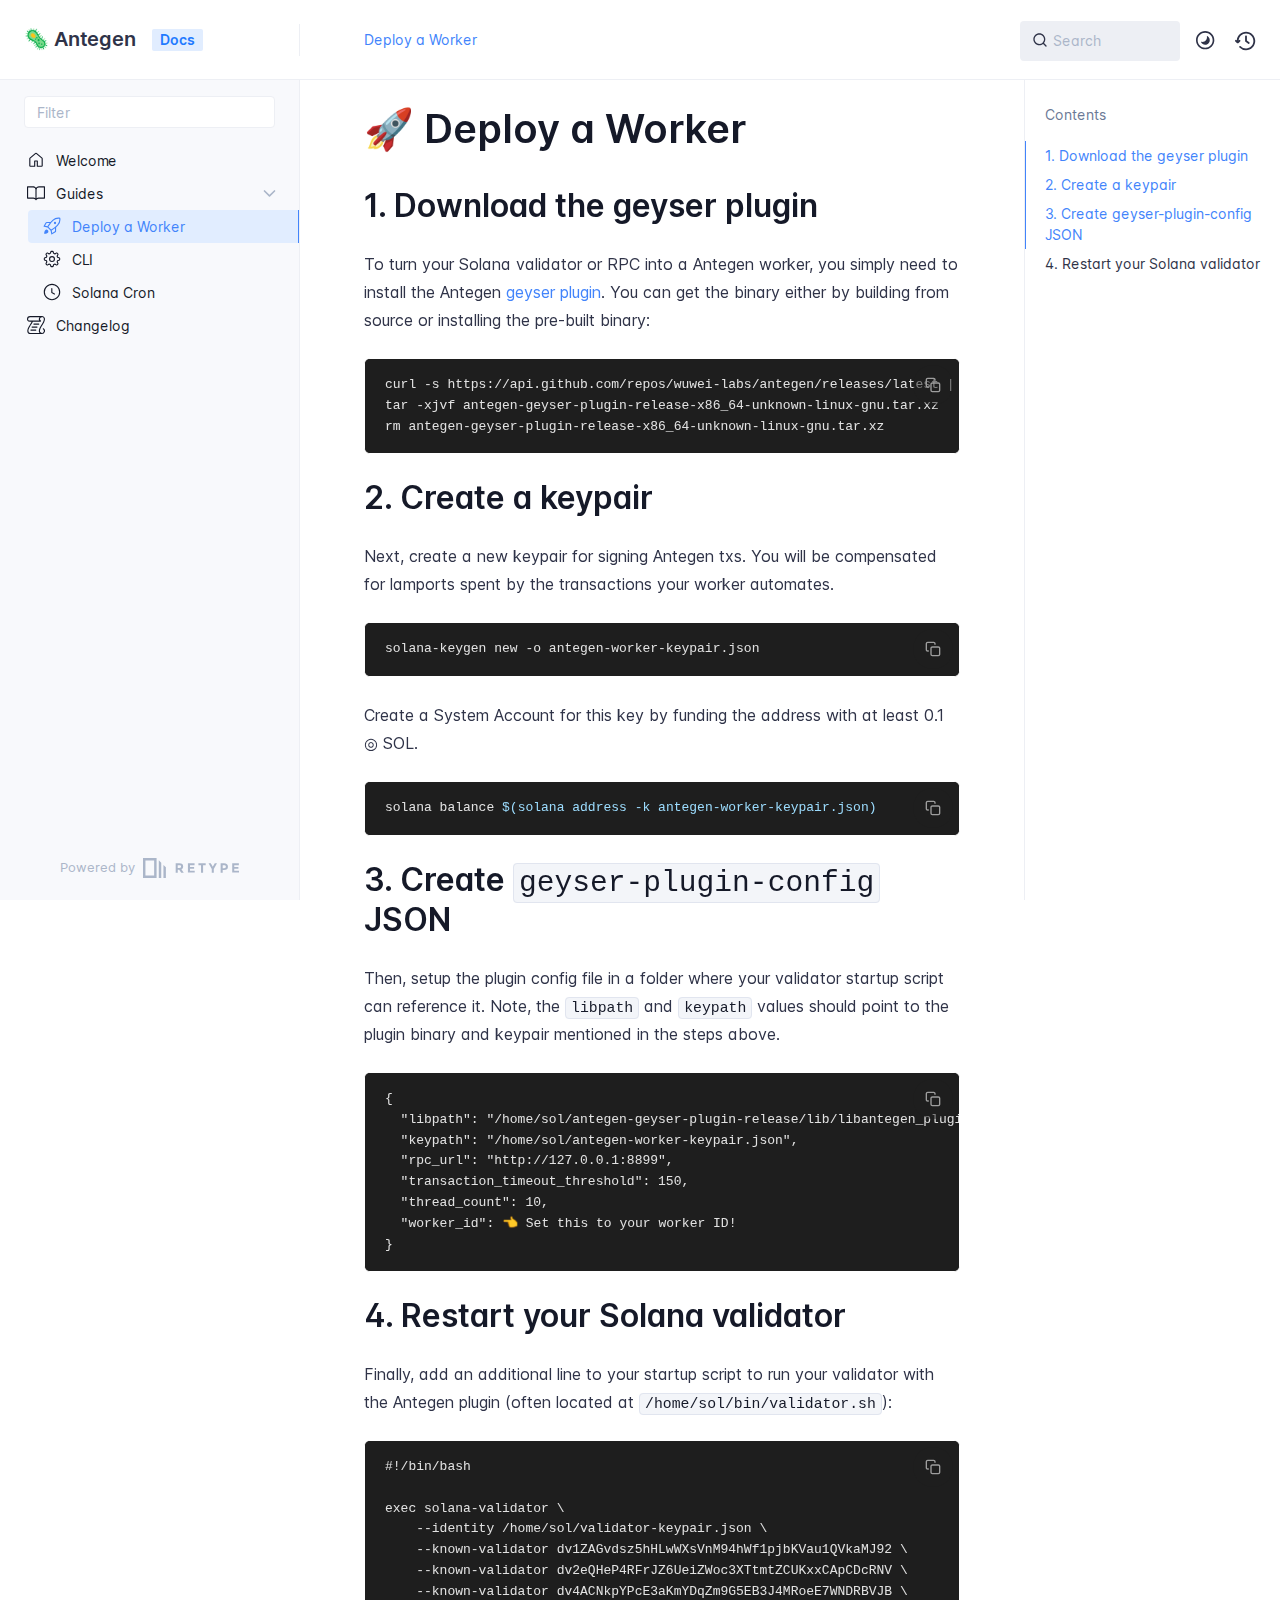
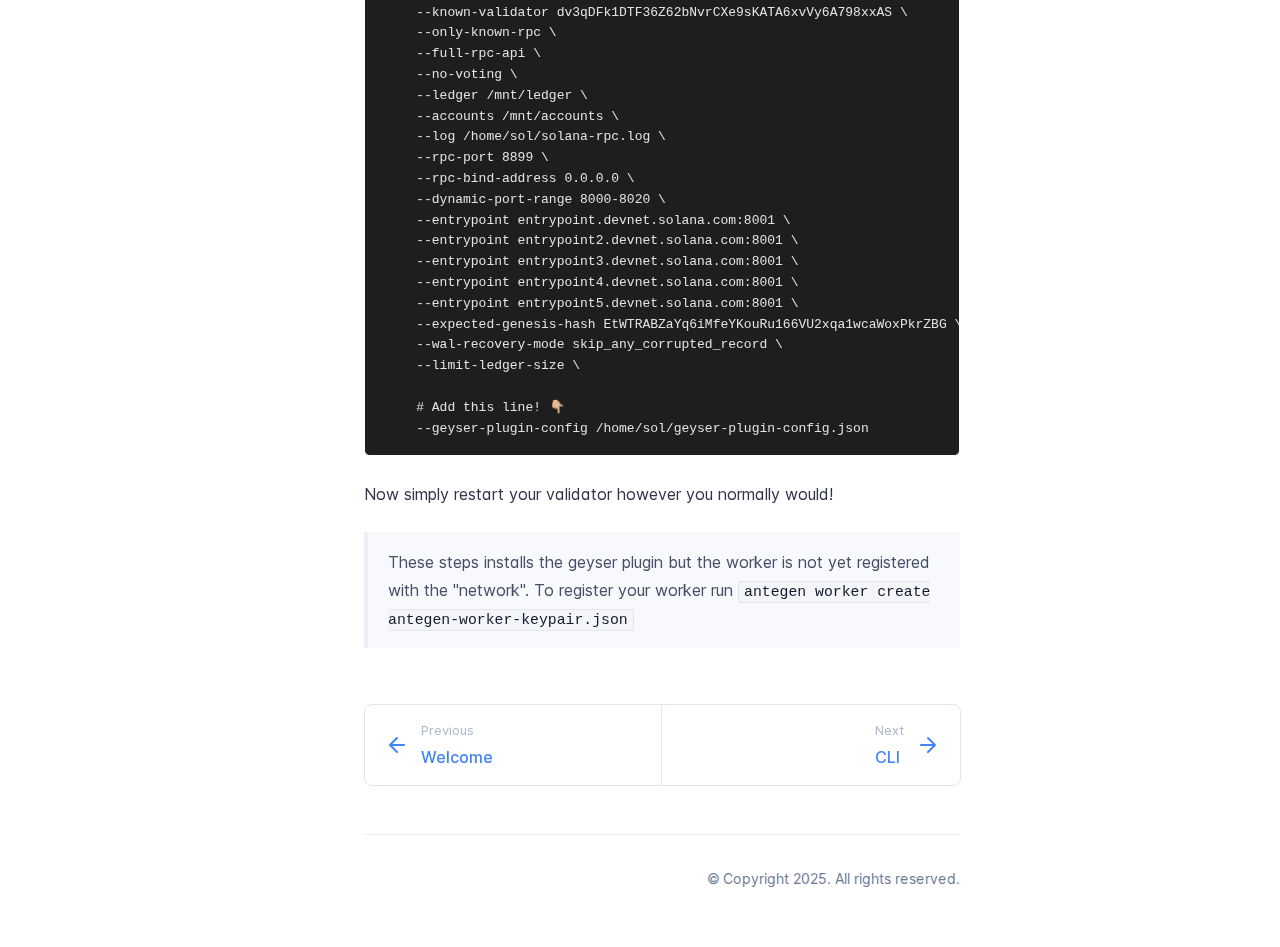
<file: guides/deploy-a-worker/index.html>
<!DOCTYPE html>
<html lang="en" class="h-full">
<head>
    <meta charset="UTF-8">
    <meta name="viewport" content="width=device-width,initial-scale=1">
    <meta name="turbo-cache-control" content="no-cache" data-turbo-track="reload" data-track-token="3.6.0.793821081157">

    <!-- See retype.com -->
    <meta name="generator" content="Retype 3.6.0">

    <!-- Primary Meta Tags -->
    <title>&#128640; Deploy a Worker</title>
    <meta name="title" content="🚀 Deploy a Worker">
    <meta name="description" content="To turn your Solana validator or RPC into a Antegen worker, you simply need to install the Antegen geyser plugin">

    <!-- Canonical -->
    <link rel="canonical" href="https://docs.antegen.xyz/guides/deploy-a-worker/">

    <!-- Open Graph / Facebook -->
    <meta property="og:type" content="website">
    <meta property="og:url" content="https://docs.antegen.xyz/guides/deploy-a-worker/">
    <meta property="og:title" content="🚀 Deploy a Worker">
    <meta property="og:description" content="To turn your Solana validator or RPC into a Antegen worker, you simply need to install the Antegen geyser plugin">

    <!-- Twitter -->
    <meta property="twitter:card" content="summary_large_image">
    <meta property="twitter:url" content="https://docs.antegen.xyz/guides/deploy-a-worker/">
    <meta property="twitter:title" content="🚀 Deploy a Worker">
    <meta property="twitter:description" content="To turn your Solana validator or RPC into a Antegen worker, you simply need to install the Antegen geyser plugin">

    <script data-cfasync="false">(function () { var el = document.documentElement, m = localStorage.getItem("doc_theme"), wm = window.matchMedia; if (m === "dark" || (!m && wm && wm("(prefers-color-scheme: dark)").matches)) { el.classList.add("dark") } else { el.classList.remove("dark") } })();</script>

    <link href="../../resources/css/retype.css?v=3.6.0.793821081157" rel="stylesheet">

    <script data-cfasync="false" src="../../resources/js/config.js?v=3.6.0.793821081157" data-turbo-eval="false" defer></script>
    <script data-cfasync="false" src="../../resources/js/retype.js?v=3.6.0" data-turbo-eval="false" defer></script>
    <script id="lunr-js" data-cfasync="false" src="../../resources/js/lunr.js?v=3.6.0.793821081157" data-turbo-eval="false" defer></script>
    <script id="prism-js" data-cfasync="false" src="../../resources/js/prism.js?v=3.6.0.793821081157" defer></script>
</head>
<body>
    <div id="docs-app" class="relative text-base antialiased text-gray-700 bg-white font-body dark:bg-dark-850 dark:text-dark-300">
        <div class="absolute bottom-0 left-0 bg-gray-100 dark:bg-dark-800" style="top: 5rem; right: 50%"></div>
    
        <header id="docs-site-header" class="sticky top-0 z-30 flex w-full h-16 bg-white border-b border-gray-200 md:h-20 dark:bg-dark-850 dark:border-dark-650">
            <div class="container relative flex items-center justify-between pr-6 grow md:justify-start">
                <!-- Mobile menu button skeleton -->
                <button v-cloak class="skeleton docs-mobile-menu-button flex items-center justify-center shrink-0 overflow-hidden dark:text-white focus:outline-none rounded-full w-10 h-10 ml-3.5 md:hidden"><svg xmlns="http://www.w3.org/2000/svg" class="mb-px shrink-0" width="24" height="24" viewBox="0 0 24 24" role="presentation" style="margin-bottom: 0px;"><g fill="currentColor"><path d="M2 4h20v2H2zM2 11h20v2H2zM2 18h20v2H2z"></path></g></svg></button>
                <div v-cloak id="docs-sidebar-toggle"></div>
        
                <!-- Logo -->
                <div class="flex items-center justify-between h-full py-2 md:w-75">
                    <div class="flex items-center px-2 md:px-6">
                        <a id="docs-site-logo" href="../../" class="flex items-center leading-snug text-xl">
                            <span class="dark:text-white font-semibold line-clamp-1 md:line-clamp-2"><span class="docs-emoji">&#x1F9A0;</span> Antegen</span>
                        </a><span class="hidden px-2 py-1 ml-4 text-sm font-semibold leading-none text-root-logo-label-text bg-root-logo-label-bg rounded-sm md:inline-block">Docs</span>
                    </div>
        
                    <span class="hidden h-8 border-r md:inline-block dark:border-dark-650"></span>
                </div>
        
                <div class="flex justify-between md:grow">
                    <!-- Top Nav -->
                    <nav class="hidden md:flex">
                        <ul class="flex flex-col mb-4 md:pl-16 md:mb-0 md:flex-row md:items-center">
                            <li class="mr-6">
                                <a class="py-2 md:mb-0 inline-flex items-center text-sm whitespace-nowrap transition-colors duration-200 ease-linear md:text-blue-500 dark:text-blue-400 hover:text-blue-800 dark:hover:text-blue-200" href="https://docs.antegen.xyz/guides/deploy-a-worker/">Deploy a Worker</a>
                            </li>
        
                        </ul>
                    </nav>
        
                    <!-- Header Right Skeleton -->
                    <div v-cloak class="flex justify-end grow skeleton">
        
                        <!-- Search input mock -->
                        <div class="relative hidden w-40 lg:block lg:max-w-sm lg:ml-auto">
                            <div class="absolute flex items-center justify-center h-full pl-3 dark:text-dark-300">
                                <svg xmlns="http://www.w3.org/2000/svg" class="icon-base" width="16" height="16" viewBox="0 0 24 24" aria-labelledby="icon" role="presentation" style="margin-bottom: 1px;"><g fill="currentColor" ><path d="M21.71 20.29l-3.68-3.68A8.963 8.963 0 0020 11c0-4.96-4.04-9-9-9s-9 4.04-9 9 4.04 9 9 9c2.12 0 4.07-.74 5.61-1.97l3.68 3.68c.2.19.45.29.71.29s.51-.1.71-.29c.39-.39.39-1.03 0-1.42zM4 11c0-3.86 3.14-7 7-7s7 3.14 7 7c0 1.92-.78 3.66-2.04 4.93-.01.01-.02.01-.02.01-.01.01-.01.01-.01.02A6.98 6.98 0 0111 18c-3.86 0-7-3.14-7-7z" ></path></g></svg>
                            </div>
                            <input class="w-full h-10 placeholder-gray-400 transition-colors duration-200 ease-in bg-gray-200 border border-transparent rounded md:text-sm hover:bg-white hover:border-gray-300 focus:outline-none focus:bg-white focus:border-gray-500 dark:bg-dark-600 dark:border-dark-600 dark:placeholder-dark-400" style="padding: 0.625rem 0.75rem 0.625rem 2rem" type="text" placeholder="Search">
                        </div>
        
                        <!-- Mobile search button -->
                        <div class="flex items-center justify-center w-10 h-10 lg:hidden">
                            <svg xmlns="http://www.w3.org/2000/svg" class="shrink-0 icon-base" width="20" height="20" viewBox="0 0 24 24" aria-labelledby="icon" role="presentation" style="margin-bottom: 0px;"><g fill="currentColor" ><path d="M21.71 20.29l-3.68-3.68A8.963 8.963 0 0020 11c0-4.96-4.04-9-9-9s-9 4.04-9 9 4.04 9 9 9c2.12 0 4.07-.74 5.61-1.97l3.68 3.68c.2.19.45.29.71.29s.51-.1.71-.29c.39-.39.39-1.03 0-1.42zM4 11c0-3.86 3.14-7 7-7s7 3.14 7 7c0 1.92-.78 3.66-2.04 4.93-.01.01-.02.01-.02.01-.01.01-.01.01-.01.02A6.98 6.98 0 0111 18c-3.86 0-7-3.14-7-7z" ></path></g></svg>
                        </div>
        
                        <!-- Dark mode switch placeholder -->
                        <div class="w-10 h-10 lg:ml-2"></div>
        
                        <!-- History button -->
                        <div class="flex items-center justify-center w-10 h-10" style="margin-right: -0.625rem;">
                            <svg xmlns="http://www.w3.org/2000/svg" class="shrink-0 icon-base" width="22" height="22" viewBox="0 0 24 24" aria-labelledby="icon" role="presentation" style="margin-bottom: 0px;"><g fill="currentColor" ><g ><path d="M12.01 6.01c-.55 0-1 .45-1 1V12a1 1 0 00.4.8l3 2.22a.985.985 0 001.39-.2.996.996 0 00-.21-1.4l-2.6-1.92V7.01c.02-.55-.43-1-.98-1z"></path><path d="M12.01 1.91c-5.33 0-9.69 4.16-10.05 9.4l-.29-.26a.997.997 0 10-1.34 1.48l1.97 1.79c.19.17.43.26.67.26s.48-.09.67-.26l1.97-1.79a.997.997 0 10-1.34-1.48l-.31.28c.34-4.14 3.82-7.41 8.05-7.41 4.46 0 8.08 3.63 8.08 8.09s-3.63 8.08-8.08 8.08c-2.18 0-4.22-.85-5.75-2.4a.996.996 0 10-1.42 1.4 10.02 10.02 0 007.17 2.99c5.56 0 10.08-4.52 10.08-10.08.01-5.56-4.52-10.09-10.08-10.09z"></path></g></g></svg>
                        </div>
                    </div>
        
                    <div v-cloak class="flex justify-end grow">
                        <div id="docs-mobile-search-button"></div>
                        <doc-search-desktop></doc-search-desktop>
        
                        <doc-theme-switch class="lg:ml-2"></doc-theme-switch>
                        <doc-history></doc-history>
                    </div>
                </div>
            </div>
        </header>
    
        <div class="container relative flex bg-white">
            <!-- Sidebar Skeleton -->
            <div v-cloak class="fixed flex flex-col shrink-0 duration-300 ease-in-out bg-gray-100 border-gray-200 sidebar top-20 w-75 border-r h-screen md:sticky transition-transform skeleton dark:bg-dark-800 dark:border-dark-650">
            
                <!-- Render this div, if config.showSidebarFilter is `true` -->
                <div class="flex items-center h-16 px-6">
                    <input class="w-full h-8 px-3 py-2 transition-colors duration-200 ease-linear bg-white border border-gray-200 rounded shadow-none text-sm focus:outline-none focus:border-gray-600 dark:bg-dark-600 dark:border-dark-600" type="text" placeholder="Filter">
                </div>
            
                <div class="pl-6 mt-1 mb-4">
                    <div class="w-32 h-3 mb-4 bg-gray-200 rounded-full loading dark:bg-dark-600"></div>
                    <div class="w-48 h-3 mb-4 bg-gray-200 rounded-full loading dark:bg-dark-600"></div>
                    <div class="w-40 h-3 mb-4 bg-gray-200 rounded-full loading dark:bg-dark-600"></div>
                    <div class="w-32 h-3 mb-4 bg-gray-200 rounded-full loading dark:bg-dark-600"></div>
                    <div class="w-48 h-3 mb-4 bg-gray-200 rounded-full loading dark:bg-dark-600"></div>
                    <div class="w-40 h-3 mb-4 bg-gray-200 rounded-full loading dark:bg-dark-600"></div>
                </div>
            
                <div class="shrink-0 mt-auto bg-transparent dark:border-dark-650">
                    <a class="flex items-center justify-center flex-nowrap h-16 text-gray-400 dark:text-dark-400 hover:text-gray-700 dark:hover:text-dark-300 transition-colors duration-150 ease-in docs-powered-by" target="_blank" href="https://retype.com/" rel="noopener">
                        <span class="text-xs whitespace-nowrap">Powered by</span>
                        <svg xmlns="http://www.w3.org/2000/svg" class="ml-2" fill="currentColor" width="96" height="20" overflow="visible"><path d="M0 0v20h13.59V0H0zm11.15 17.54H2.44V2.46h8.71v15.08zM15.8 20h2.44V4.67L15.8 2.22zM20.45 6.89V20h2.44V9.34z"/><g><path d="M40.16 8.44c0 1.49-.59 2.45-1.75 2.88l2.34 3.32h-2.53l-2.04-2.96h-1.43v2.96h-2.06V5.36h3.5c1.43 0 2.46.24 3.07.73s.9 1.27.9 2.35zm-2.48 1.1c.26-.23.38-.59.38-1.09 0-.5-.13-.84-.4-1.03s-.73-.28-1.39-.28h-1.54v2.75h1.5c.72 0 1.2-.12 1.45-.35zM51.56 5.36V7.2h-4.59v1.91h4.13v1.76h-4.13v1.92h4.74v1.83h-6.79V5.36h6.64zM60.09 7.15v7.48h-2.06V7.15h-2.61V5.36h7.28v1.79h-2.61zM70.81 14.64h-2.06v-3.66l-3.19-5.61h2.23l1.99 3.45 1.99-3.45H74l-3.19 5.61v3.66zM83.99 6.19c.65.55.97 1.4.97 2.55s-.33 1.98-1 2.51-1.68.8-3.04.8h-1.23v2.59h-2.06V5.36h3.26c1.42 0 2.45.28 3.1.83zm-1.51 3.65c.25-.28.37-.69.37-1.22s-.16-.92-.48-1.14c-.32-.23-.82-.34-1.5-.34H79.7v3.12h1.38c.68 0 1.15-.14 1.4-.42zM95.85 5.36V7.2h-4.59v1.91h4.13v1.76h-4.13v1.92H96v1.83h-6.79V5.36h6.64z"/></g></svg>
                    </a>
                </div>
            </div>
            
            <!-- Sidebar component -->
            <doc-sidebar v-cloak>
                <template #sidebar-footer>
                    <div class="shrink-0 mt-auto border-t md:bg-transparent md:border-none dark:border-dark-650">
            
                        <div class="py-3 px-6 md:hidden border-b dark:border-dark-650">
                            <nav>
                                <ul class="flex flex-wrap justify-center items-center">
                                    <li class="mr-6">
                                        <a class="block py-1 inline-flex items-center text-sm whitespace-nowrap transition-colors duration-200 ease-linear md:text-blue-500 dark:text-blue-400 hover:text-blue-800 dark:hover:text-blue-200" href="https://docs.antegen.xyz/guides/deploy-a-worker/">Deploy a Worker</a>
                                    </li>
            
                                </ul>
                            </nav>
                        </div>
            
                        <a class="flex items-center justify-center flex-nowrap h-16 text-gray-400 dark:text-dark-400 hover:text-gray-700 dark:hover:text-dark-300 transition-colors duration-150 ease-in docs-powered-by" target="_blank" href="https://retype.com/" rel="noopener">
                            <span class="text-xs whitespace-nowrap">Powered by</span>
                            <svg xmlns="http://www.w3.org/2000/svg" class="ml-2" fill="currentColor" width="96" height="20" overflow="visible"><path d="M0 0v20h13.59V0H0zm11.15 17.54H2.44V2.46h8.71v15.08zM15.8 20h2.44V4.67L15.8 2.22zM20.45 6.89V20h2.44V9.34z"/><g><path d="M40.16 8.44c0 1.49-.59 2.45-1.75 2.88l2.34 3.32h-2.53l-2.04-2.96h-1.43v2.96h-2.06V5.36h3.5c1.43 0 2.46.24 3.07.73s.9 1.27.9 2.35zm-2.48 1.1c.26-.23.38-.59.38-1.09 0-.5-.13-.84-.4-1.03s-.73-.28-1.39-.28h-1.54v2.75h1.5c.72 0 1.2-.12 1.45-.35zM51.56 5.36V7.2h-4.59v1.91h4.13v1.76h-4.13v1.92h4.74v1.83h-6.79V5.36h6.64zM60.09 7.15v7.48h-2.06V7.15h-2.61V5.36h7.28v1.79h-2.61zM70.81 14.64h-2.06v-3.66l-3.19-5.61h2.23l1.99 3.45 1.99-3.45H74l-3.19 5.61v3.66zM83.99 6.19c.65.55.97 1.4.97 2.55s-.33 1.98-1 2.51-1.68.8-3.04.8h-1.23v2.59h-2.06V5.36h3.26c1.42 0 2.45.28 3.1.83zm-1.51 3.65c.25-.28.37-.69.37-1.22s-.16-.92-.48-1.14c-.32-.23-.82-.34-1.5-.34H79.7v3.12h1.38c.68 0 1.15-.14 1.4-.42zM95.85 5.36V7.2h-4.59v1.91h4.13v1.76h-4.13v1.92H96v1.83h-6.79V5.36h6.64z"/></g></svg>
                        </a>
                    </div>
                </template>
            </doc-sidebar>
    
            <div class="grow min-w-0 dark:bg-dark-850">
                <!-- Render "toolbar" template here on api pages --><!-- Render page content -->
                <div class="flex">
                    <div class="min-w-0 p-4 grow md:px-16">
                        <main class="relative pb-12 lg:pt-2">
                            <div class="docs-markdown" id="docs-content">
                                <!-- Rendered if sidebar right is enabled -->
                                <div id="docs-sidebar-right-toggle"></div>
                                <!-- Page content  -->
<doc-anchor-target id="deploy-a-worker" class="break-words">
    <h1>
        <doc-anchor-trigger class="header-anchor-trigger" to="#deploy-a-worker">#</doc-anchor-trigger>
        <span><span class="docs-emoji">&#x1F680;</span> Deploy a Worker</span>
    </h1>
</doc-anchor-target>
<doc-anchor-target id="1-download-the-geyser-plugin">
    <h2>
        <doc-anchor-trigger class="header-anchor-trigger" to="#1-download-the-geyser-plugin">#</doc-anchor-trigger>
        <span>1. Download the geyser plugin</span>
    </h2>
</doc-anchor-target>
<p>To turn your Solana validator or RPC into a Antegen worker, you simply need to install the Antegen <a href="https://docs.solana.com/developing/plugins/geyser-plugins">geyser plugin</a>. You can get the binary either by building from source or installing the pre-built binary:</p>
<div class="codeblock-wrapper"><doc-codeblock>
<pre class="language-none"><code v-pre class="language-none">curl -s https://api.github.com/repos/wuwei-labs/antegen/releases/latest | grep &quot;antegen-geyser-plugin-release-x86_64-unknown-linux-gnu.tar&quot; | cut -d : -f 2,3 | tr -d \&quot; | wget -qi -
tar -xjvf antegen-geyser-plugin-release-x86_64-unknown-linux-gnu.tar.xz
rm antegen-geyser-plugin-release-x86_64-unknown-linux-gnu.tar.xz</code></pre>
</doc-codeblock></div>
<doc-anchor-target id="2-create-a-keypair">
    <h2>
        <doc-anchor-trigger class="header-anchor-trigger" to="#2-create-a-keypair">#</doc-anchor-trigger>
        <span>2. Create a keypair</span>
    </h2>
</doc-anchor-target>
<p>Next, create a new keypair for signing Antegen txs. You will be compensated for lamports spent by the transactions your worker automates.</p>
<div class="codeblock-wrapper"><doc-codeblock>
<pre class="language-none"><code v-pre class="language-none">solana-keygen new -o antegen-worker-keypair.json</code></pre>
</doc-codeblock></div>
<p>Create a System Account for this key by funding the address with at least 0.1 ◎ SOL.</p>
<div class="codeblock-wrapper"><doc-codeblock>
<pre class="language-bash"><code v-pre class="language-bash">solana balance $(solana address -k antegen-worker-keypair.json)</code></pre>
</doc-codeblock></div>
<doc-anchor-target id="3-create-geyser-plugin-config-json">
    <h2>
        <doc-anchor-trigger class="header-anchor-trigger" to="#3-create-geyser-plugin-config-json">#</doc-anchor-trigger>
        <span>3. Create <code v-pre>geyser-plugin-config</code> JSON</span>
    </h2>
</doc-anchor-target>
<p>Then, setup the plugin config file in a folder where your validator startup script can reference it. Note, the <code v-pre>libpath</code> and <code v-pre>keypath</code> values should point to the plugin binary and keypair mentioned in the steps above.</p>
<div class="codeblock-wrapper"><doc-codeblock>
<pre class="language-none"><code v-pre class="language-none">{
  &quot;libpath&quot;: &quot;/home/sol/antegen-geyser-plugin-release/lib/libantegen_plugin.so&quot;,
  &quot;keypath&quot;: &quot;/home/sol/antegen-worker-keypair.json&quot;,
  &quot;rpc_url&quot;: &quot;http://127.0.0.1:8899&quot;,
  &quot;transaction_timeout_threshold&quot;: 150,
  &quot;thread_count&quot;: 10,
  &quot;worker_id&quot;: 👈 Set this to your worker ID!
}</code></pre>
</doc-codeblock></div>
<doc-anchor-target id="4-restart-your-solana-validator">
    <h2>
        <doc-anchor-trigger class="header-anchor-trigger" to="#4-restart-your-solana-validator">#</doc-anchor-trigger>
        <span>4. Restart your Solana validator</span>
    </h2>
</doc-anchor-target>
<p>Finally, add an additional line to your startup script to run your validator with the Antegen plugin (often located at <code v-pre>/home/sol/bin/validator.sh</code>):</p>
<div class="codeblock-wrapper"><doc-codeblock>
<pre class="language-none"><code v-pre class="language-none">#!/bin/bash

exec solana-validator \
    --identity /home/sol/validator-keypair.json \
    --known-validator dv1ZAGvdsz5hHLwWXsVnM94hWf1pjbKVau1QVkaMJ92 \
    --known-validator dv2eQHeP4RFrJZ6UeiZWoc3XTtmtZCUKxxCApCDcRNV \
    --known-validator dv4ACNkpYPcE3aKmYDqZm9G5EB3J4MRoeE7WNDRBVJB \
    --known-validator dv3qDFk1DTF36Z62bNvrCXe9sKATA6xvVy6A798xxAS \
    --only-known-rpc \
    --full-rpc-api \
    --no-voting \
    --ledger /mnt/ledger \
    --accounts /mnt/accounts \
    --log /home/sol/solana-rpc.log \
    --rpc-port 8899 \
    --rpc-bind-address 0.0.0.0 \
    --dynamic-port-range 8000-8020 \
    --entrypoint entrypoint.devnet.solana.com:8001 \
    --entrypoint entrypoint2.devnet.solana.com:8001 \
    --entrypoint entrypoint3.devnet.solana.com:8001 \
    --entrypoint entrypoint4.devnet.solana.com:8001 \
    --entrypoint entrypoint5.devnet.solana.com:8001 \
    --expected-genesis-hash EtWTRABZaYq6iMfeYKouRu166VU2xqa1wcaWoxPkrZBG \
    --wal-recovery-mode skip_any_corrupted_record \
    --limit-ledger-size \
    
    # Add this line! 👇🏼
    --geyser-plugin-config /home/sol/geyser-plugin-config.json</code></pre>
</doc-codeblock></div>
<p>Now simply restart your validator however you normally would!</p>
<blockquote>
<p>These steps installs the geyser plugin but the worker is not yet registered with the &quot;network&quot;. To register your worker run
<code v-pre>antegen worker create antegen-worker-keypair.json</code></p>
</blockquote>

                                
                                <!-- Required only on API pages -->
                                <doc-toolbar-member-filter-no-results></doc-toolbar-member-filter-no-results>
                            </div>
                            <footer class="clear-both">
                            
                                <nav class="flex mt-14">
                                    <div class="w-1/2">
                                        <a class="px-5 py-4 h-full flex items-center break-normal font-medium text-blue-500 dark:text-blue-400 border border-gray-300 hover:border-gray-400 dark:border-dark-650 dark:hover:border-dark-450 rounded-l-lg transition-colors duration-150 relative hover:z-5" href="../../">
                                            <svg xmlns="http://www.w3.org/2000/svg" class="mr-3" width="24" height="24" viewBox="0 0 24 24" fill="currentColor" overflow="visible"><path d="M19 11H7.41l5.29-5.29a.996.996 0 10-1.41-1.41l-7 7a1 1 0 000 1.42l7 7a1.024 1.024 0 001.42-.01.996.996 0 000-1.41L7.41 13H19c.55 0 1-.45 1-1s-.45-1-1-1z" /><path fill="none" d="M0 0h24v24H0z" /></svg>
                                            <span>
                                                <span class="block text-xs font-normal text-gray-400 dark:text-dark-400">Previous</span>
                                                <span class="block mt-1">Welcome</span>
                                            </span>
                                        </a>
                                    </div>
                            
                                    <div class="w-1/2">
                                        <a class="px-5 py-4 -mx-px h-full flex items-center justify-end break-normal font-medium text-blue-500 dark:text-blue-400 border border-gray-300 hover:border-gray-400 dark:border-dark-650 dark:hover:border-dark-450 rounded-r-lg transition-colors duration-150 relative hover:z-5" href="../../guides/cli/">
                                            <span>
                                                <span class="block text-xs font-normal text-right text-gray-400 dark:text-dark-400">Next</span>
                                                <span class="block mt-1">CLI</span>
                                            </span>
                                            <svg xmlns="http://www.w3.org/2000/svg" class="ml-3" width="24" height="24" viewBox="0 0 24 24" fill="currentColor" overflow="visible"><path d="M19.92 12.38a1 1 0 00-.22-1.09l-7-7a.996.996 0 10-1.41 1.41l5.3 5.3H5c-.55 0-1 .45-1 1s.45 1 1 1h11.59l-5.29 5.29a.996.996 0 000 1.41c.19.2.44.3.7.3s.51-.1.71-.29l7-7c.09-.09.16-.21.21-.33z" /><path fill="none" d="M0 0h24v24H0z" /></svg>
                                        </a>
                                    </div>
                                </nav>
                            </footer>
                        </main>
                
                        <div class="border-t dark:border-dark-650 pt-6 mb-8">
                            <footer class="flex flex-wrap items-center justify-between">
                                <div>
                                    <ul class="flex flex-wrap items-center text-sm">
                                    </ul>
                                </div>
                                <div class="docs-copyright py-2 text-gray-500 dark:text-dark-350 text-sm leading-relaxed"><p>© Copyright 2025. All rights reserved.</p></div>
                            </footer>
                        </div>
                    </div>
                
                    <!-- Rendered if sidebar right is enabled -->
                    <!-- Sidebar right skeleton-->
                    <div v-cloak class="fixed top-0 bottom-0 right-0 translate-x-full bg-white border-gray-200 lg:sticky lg:border-l lg:shrink-0 lg:pt-6 lg:transform-none sm:w-1/2 lg:w-64 lg:z-0 md:w-104 sidebar-right skeleton dark:bg-dark-850 dark:border-dark-650">
                        <div class="pl-5">
                            <div class="w-32 h-3 mb-4 bg-gray-200 dark:bg-dark-600 rounded-full loading"></div>
                            <div class="w-48 h-3 mb-4 bg-gray-200 dark:bg-dark-600 rounded-full loading"></div>
                            <div class="w-40 h-3 mb-4 bg-gray-200 dark:bg-dark-600 rounded-full loading"></div>
                        </div>
                    </div>
                
                    <!-- User should be able to hide sidebar right -->
                    <doc-sidebar-right v-cloak></doc-sidebar-right>
                </div>

            </div>
        </div>
    
        <doc-search-mobile></doc-search-mobile>
        <doc-back-to-top></doc-back-to-top>
    </div>


    <div id="docs-overlay-target"></div>

    <script data-cfasync="false">window.__DOCS__ = { "title": "Deploy a Worker", level: 2, icon: "file", hasPrism: true, hasMermaid: false, hasMath: false, tocDepth: 23 }</script>
</body>
</html>
</file>
